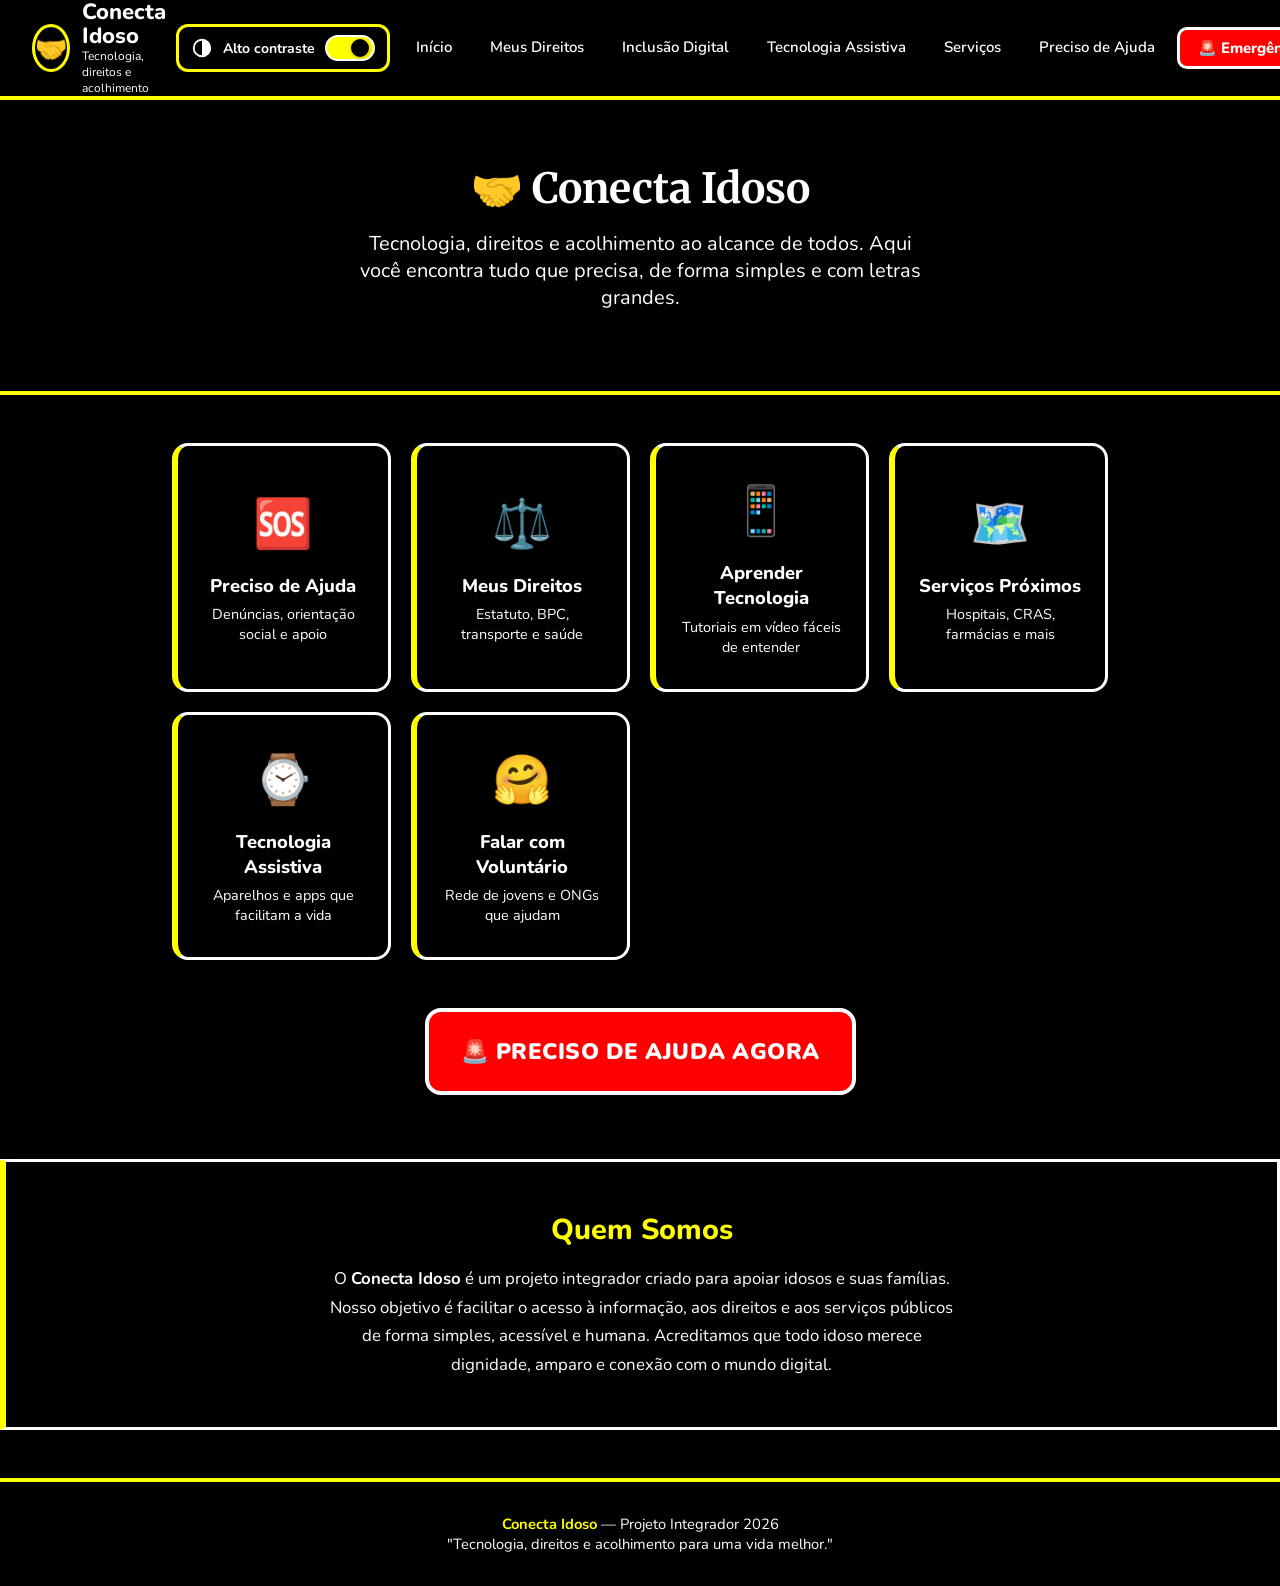
<file: conecta-idoso.html>
<!DOCTYPE html>
<html lang="pt-BR">
<head>
<meta charset="UTF-8">
<meta name="viewport" content="width=device-width, initial-scale=1.0">
<title>Conecta Idoso</title>
<link href="https://fonts.googleapis.com/css2?family=Nunito:wght@400;600;700;800;900&family=Merriweather:wght@700&display=swap" rel="stylesheet">
<style>
  :root {
    --verde: #2E8B57;
    --verde-claro: #4CAF76;
    --verde-fundo: #E8F5EE;
    --azul: #1565C0;
    --azul-claro: #2196F3;
    --azul-fundo: #E3F2FD;
    --laranja: #E65100;
    --laranja-fundo: #FFF3E0;
    --cinza: #F5F5F5;
    --cinza-texto: #555;
    --preto: #222;
    --branco: #fff;
    --radius: 16px;
    --sombra: 0 4px 20px rgba(0,0,0,0.10);
  }
  * { box-sizing: border-box; margin: 0; padding: 0; }
  body {
    font-family: 'Nunito', sans-serif;
    font-size: 18px;
    color: var(--preto);
    background: #f0f4f8;
    min-height: 100vh;
  }

  /* NAVEGAÇÃO */
  nav {
    background: var(--verde);
    padding: 0 2rem;
    display: flex;
    align-items: center;
    justify-content: space-between;
    position: sticky;
    top: 0;
    z-index: 100;
    box-shadow: 0 2px 12px rgba(0,0,0,0.15);
    min-height: 72px;
  }
  .logo {
    display: flex;
    align-items: center;
    gap: 12px;
    cursor: pointer;
  }
  .logo-icon {
    width: 48px;
    height: 48px;
    background: var(--branco);
    border-radius: 50%;
    display: flex;
    align-items: center;
    justify-content: center;
    font-size: 26px;
  }
  .logo-text {
    color: var(--branco);
    font-size: 22px;
    font-weight: 800;
    line-height: 1.1;
  }
  .logo-slogan {
    color: rgba(255,255,255,0.85);
    font-size: 12px;
    font-weight: 400;
  }
  .nav-links {
    display: flex;
    gap: 6px;
    list-style: none;
  }
  .nav-links a {
    color: rgba(255,255,255,0.90);
    text-decoration: none;
    font-size: 15px;
    font-weight: 600;
    padding: 8px 14px;
    border-radius: 10px;
    transition: background 0.2s;
    cursor: pointer;
    display: block;
  }
  .nav-links a:hover, .nav-links a.ativo {
    background: rgba(255,255,255,0.20);
    color: #fff;
  }
  .btn-emergencia-nav {
    background: #c62828 !important;
    color: #fff !important;
    border-radius: 10px;
    padding: 8px 18px !important;
    font-weight: 800 !important;
    font-size: 15px !important;
    animation: pulsar 2s infinite;
  }
  @keyframes pulsar {
    0%, 100% { opacity: 1; }
    50% { opacity: 0.82; }
  }

  /* PÁGINAS */
  .pagina { display: none; }
  .pagina.ativa { display: block; }

  /* HERO */
  .hero {
    background: linear-gradient(135deg, var(--verde) 0%, #1B5E20 100%);
    color: #fff;
    padding: 4rem 2rem 3rem;
    text-align: center;
  }
  .hero h1 {
    font-family: 'Merriweather', serif;
    font-size: 2.6rem;
    margin-bottom: 1rem;
    line-height: 1.2;
  }
  .hero p {
    font-size: 1.25rem;
    opacity: 0.92;
    max-width: 580px;
    margin: 0 auto 2rem;
  }

  /* BOTÕES DE ACESSO RÁPIDO */
  .acesso-rapido {
    display: grid;
    grid-template-columns: repeat(auto-fit, minmax(200px, 1fr));
    gap: 20px;
    padding: 3rem 2rem;
    max-width: 1000px;
    margin: 0 auto;
  }
  .btn-rapido {
    background: var(--branco);
    border: none;
    border-radius: var(--radius);
    padding: 2rem 1.5rem;
    text-align: center;
    cursor: pointer;
    box-shadow: var(--sombra);
    transition: transform 0.18s, box-shadow 0.18s;
    font-family: 'Nunito', sans-serif;
  }
  .btn-rapido:hover {
    transform: translateY(-4px);
    box-shadow: 0 8px 28px rgba(0,0,0,0.16);
  }
  .btn-rapido .icone { font-size: 3rem; margin-bottom: 1rem; }
  .btn-rapido .titulo { font-size: 1.15rem; font-weight: 800; color: var(--preto); margin-bottom: 0.4rem; }
  .btn-rapido .desc { font-size: 0.9rem; color: var(--cinza-texto); }
  .btn-rapido.verde { border-top: 5px solid var(--verde); }
  .btn-rapido.azul { border-top: 5px solid var(--azul); }
  .btn-rapido.laranja { border-top: 5px solid var(--laranja); }
  .btn-rapido.roxo { border-top: 5px solid #7B1FA2; }

  /* EMERGÊNCIA */
  .btn-emergencia-grande {
    display: block;
    background: #c62828;
    color: #fff;
    font-size: 1.4rem;
    font-weight: 900;
    text-align: center;
    padding: 1.5rem 2rem;
    border-radius: var(--radius);
    border: none;
    cursor: pointer;
    max-width: 500px;
    margin: 0 auto 3rem;
    box-shadow: 0 4px 20px rgba(198,40,40,0.40);
    animation: pulsar 2s infinite;
    font-family: 'Nunito', sans-serif;
    letter-spacing: 0.5px;
  }

  /* SEÇÃO SOBRE */
  .sobre {
    background: var(--branco);
    padding: 3rem 2rem;
    text-align: center;
  }
  .sobre h2 { font-size: 1.8rem; font-weight: 800; margin-bottom: 1rem; color: var(--verde); }
  .sobre p { max-width: 640px; margin: 0 auto; color: var(--cinza-texto); font-size: 1.05rem; line-height: 1.7; }

  /* CARDS GENÉRICOS */
  .secao {
    max-width: 960px;
    margin: 0 auto;
    padding: 2.5rem 2rem;
  }
  .secao h2 {
    font-size: 1.9rem;
    font-weight: 800;
    color: var(--verde);
    margin-bottom: 0.5rem;
  }
  .secao .subtitulo {
    color: var(--cinza-texto);
    margin-bottom: 2rem;
    font-size: 1rem;
  }
  .cards-grid {
    display: grid;
    grid-template-columns: repeat(auto-fit, minmax(260px, 1fr));
    gap: 20px;
  }
  .card {
    background: var(--branco);
    border-radius: var(--radius);
    padding: 1.8rem 1.5rem;
    box-shadow: var(--sombra);
    border-left: 6px solid var(--verde);
  }
  .card.azul { border-left-color: var(--azul); }
  .card.laranja { border-left-color: var(--laranja); }
  .card.roxo { border-left-color: #7B1FA2; }
  .card .card-icone { font-size: 2.4rem; margin-bottom: 0.8rem; }
  .card h3 { font-size: 1.15rem; font-weight: 800; margin-bottom: 0.5rem; }
  .card p { font-size: 0.95rem; color: var(--cinza-texto); line-height: 1.6; }
  .card .tag {
    display: inline-block;
    margin-top: 0.8rem;
    background: var(--verde-fundo);
    color: var(--verde);
    font-size: 0.82rem;
    font-weight: 700;
    padding: 4px 12px;
    border-radius: 20px;
  }
  .card.azul .tag { background: var(--azul-fundo); color: var(--azul); }
  .card.laranja .tag { background: var(--laranja-fundo); color: var(--laranja); }
  .card.roxo .tag { background: #F3E5F5; color: #7B1FA2; }

  /* PÁGINA DIREITOS */
  .direito-item {
    background: var(--branco);
    border-radius: var(--radius);
    padding: 1.5rem 1.8rem;
    margin-bottom: 1.2rem;
    box-shadow: var(--sombra);
    display: flex;
    gap: 1.2rem;
    align-items: flex-start;
    border-left: 6px solid var(--azul);
  }
  .direito-item .icone { font-size: 2.2rem; flex-shrink: 0; }
  .direito-item h3 { font-size: 1.1rem; font-weight: 800; color: var(--azul); margin-bottom: 0.4rem; }
  .direito-item p { font-size: 0.95rem; color: var(--cinza-texto); line-height: 1.6; }

  /* TUTORIAIS */
  .tutorial-card {
    background: var(--branco);
    border-radius: var(--radius);
    padding: 1.5rem;
    box-shadow: var(--sombra);
    text-align: center;
    cursor: pointer;
    transition: transform 0.18s;
    border-top: 5px solid var(--azul-claro);
  }
  .tutorial-card:hover { transform: translateY(-3px); }
  .tutorial-card .play { font-size: 3rem; margin-bottom: 0.8rem; }
  .tutorial-card h3 { font-size: 1.05rem; font-weight: 800; margin-bottom: 0.4rem; }
  .tutorial-card p { font-size: 0.88rem; color: var(--cinza-texto); }
  .nivel {
    display: inline-block;
    margin-top: 0.6rem;
    background: var(--azul-fundo);
    color: var(--azul);
    font-size: 0.8rem;
    font-weight: 700;
    padding: 3px 12px;
    border-radius: 20px;
  }

  /* MAPA PLACEHOLDER */
  .mapa-placeholder {
    background: var(--azul-fundo);
    border-radius: var(--radius);
    height: 340px;
    display: flex;
    flex-direction: column;
    align-items: center;
    justify-content: center;
    border: 2px dashed var(--azul-claro);
    margin: 1.5rem 0;
    color: var(--azul);
  }
  .mapa-placeholder .icone-mapa { font-size: 4rem; margin-bottom: 0.8rem; }
  .mapa-placeholder h3 { font-size: 1.3rem; font-weight: 800; }
  .mapa-placeholder p { font-size: 0.95rem; opacity: 0.75; }

  .cep-box {
    background: var(--branco);
    border-radius: var(--radius);
    padding: 1.5rem;
    box-shadow: var(--sombra);
    display: flex;
    gap: 12px;
    align-items: center;
    margin-bottom: 1.5rem;
    flex-wrap: wrap;
  }
  .cep-box input {
    flex: 1;
    min-width: 180px;
    padding: 0.75rem 1rem;
    font-size: 1.1rem;
    border: 2px solid #ddd;
    border-radius: 10px;
    font-family: 'Nunito', sans-serif;
    outline: none;
  }
  .cep-box input:focus { border-color: var(--azul-claro); }
  .cep-box button {
    background: var(--azul);
    color: #fff;
    font-family: 'Nunito', sans-serif;
    font-size: 1rem;
    font-weight: 700;
    border: none;
    border-radius: 10px;
    padding: 0.75rem 1.5rem;
    cursor: pointer;
  }

  /* SERVIÇOS CHIPS */
  .chips {
    display: flex;
    flex-wrap: wrap;
    gap: 10px;
    margin: 1rem 0;
  }
  .chip {
    background: var(--branco);
    border: 2px solid var(--azul-claro);
    color: var(--azul);
    font-size: 0.95rem;
    font-weight: 700;
    padding: 6px 18px;
    border-radius: 20px;
    cursor: pointer;
    transition: all 0.15s;
    font-family: 'Nunito', sans-serif;
  }
  .chip.ativo, .chip:hover {
    background: var(--azul);
    color: #fff;
    border-color: var(--azul);
  }

  /* VOLUNTÁRIOS */
  .form-voluntario {
    background: var(--branco);
    border-radius: var(--radius);
    padding: 2rem;
    box-shadow: var(--sombra);
    max-width: 560px;
    margin: 0 auto;
  }
  .form-voluntario h3 { font-size: 1.3rem; font-weight: 800; margin-bottom: 1.2rem; color: var(--verde); }
  .campo {
    margin-bottom: 1rem;
  }
  .campo label {
    display: block;
    font-weight: 700;
    font-size: 0.95rem;
    margin-bottom: 4px;
    color: var(--cinza-texto);
  }
  .campo input, .campo select, .campo textarea {
    width: 100%;
    padding: 0.7rem 1rem;
    font-size: 1rem;
    border: 2px solid #ddd;
    border-radius: 10px;
    font-family: 'Nunito', sans-serif;
    outline: none;
    color: var(--preto);
  }
  .campo input:focus, .campo select:focus { border-color: var(--verde); }
  .btn-enviar {
    background: var(--verde);
    color: #fff;
    width: 100%;
    padding: 0.9rem;
    font-size: 1.1rem;
    font-weight: 800;
    border: none;
    border-radius: 12px;
    cursor: pointer;
    font-family: 'Nunito', sans-serif;
    margin-top: 0.5rem;
    transition: background 0.18s;
  }
  .btn-enviar:hover { background: var(--verde-claro); }

  /* HEADER INTERNO */
  .header-pagina {
    background: linear-gradient(135deg, #1565C0 0%, #0D47A1 100%);
    color: #fff;
    padding: 2.5rem 2rem 2rem;
    text-align: center;
  }
  .header-pagina.verde-grad {
    background: linear-gradient(135deg, var(--verde) 0%, #1B5E20 100%);
  }
  .header-pagina.roxo-grad {
    background: linear-gradient(135deg, #6A1B9A 0%, #4A148C 100%);
  }
  .header-pagina.laranja-grad {
    background: linear-gradient(135deg, #E65100 0%, #BF360C 100%);
  }
  .header-pagina h1 { font-size: 2rem; font-weight: 900; margin-bottom: 0.4rem; }
  .header-pagina p { opacity: 0.88; font-size: 1.05rem; }
  .header-pagina .badge {
    display: inline-block;
    background: rgba(255,255,255,0.22);
    padding: 4px 16px;
    border-radius: 20px;
    font-size: 0.85rem;
    font-weight: 700;
    margin-bottom: 0.8rem;
  }

  /* FOOTER */
  footer {
    background: var(--preto);
    color: rgba(255,255,255,0.75);
    text-align: center;
    padding: 2rem;
    font-size: 0.92rem;
    margin-top: 3rem;
  }
  footer strong { color: #fff; }

  /* ALERTA */
  .alerta {
    background: #FFEBEE;
    border-left: 6px solid #c62828;
    border-radius: 10px;
    padding: 1.2rem 1.5rem;
    margin: 1.2rem 0;
    font-size: 1rem;
    color: #b71c1c;
    font-weight: 600;
  }

  /* DENUNCIA */
  .denuncia-card {
    background: var(--branco);
    border-radius: var(--radius);
    padding: 1.5rem;
    box-shadow: var(--sombra);
    border-left: 6px solid #c62828;
    margin-bottom: 1rem;
  }
  .denuncia-card h3 { font-size: 1.05rem; font-weight: 800; color: #c62828; margin-bottom: 0.4rem; }
  .denuncia-card p { font-size: 0.92rem; color: var(--cinza-texto); }
  .denuncia-card .contato { font-size: 1.1rem; font-weight: 800; color: var(--preto); margin-top: 0.5rem; }

  /* ALTO CONTRASTE — toggle na navegação */
  .nav-acoes {
    display: flex;
    align-items: center;
    gap: 10px;
    flex-shrink: 0;
  }
  .toggle-contraste {
    display: flex;
    align-items: center;
    gap: 10px;
    cursor: pointer;
    user-select: none;
    padding: 8px 12px;
    border-radius: 12px;
    border: 2px solid rgba(255,255,255,0.45);
    background: rgba(255,255,255,0.10);
    transition: background 0.2s;
  }
  .toggle-contraste:hover {
    background: rgba(255,255,255,0.20);
  }
  .toggle-contraste:focus-within {
    outline: 3px solid #ff0;
    outline-offset: 2px;
  }
  .icone-contraste {
    width: 22px;
    height: 22px;
    flex-shrink: 0;
    color: #fff;
  }
  .toggle-contraste-texto {
    font-size: 14px;
    font-weight: 700;
    color: #fff;
    white-space: nowrap;
  }
  .toggle-contraste input {
    position: absolute;
    opacity: 0;
    width: 0;
    height: 0;
    pointer-events: none;
  }
  .toggle-switch {
    position: relative;
    width: 50px;
    height: 26px;
    background: rgba(0,0,0,0.25);
    border-radius: 13px;
    border: 2px solid rgba(255,255,255,0.55);
    flex-shrink: 0;
    transition: background 0.2s;
  }
  .toggle-switch::after {
    content: '';
    position: absolute;
    top: 2px;
    left: 2px;
    width: 18px;
    height: 18px;
    background: #fff;
    border-radius: 50%;
    transition: transform 0.2s;
    box-shadow: 0 1px 4px rgba(0,0,0,0.25);
  }
  .toggle-contraste input:checked + .toggle-switch {
    background: #fff;
    border-color: #fff;
  }
  .toggle-contraste input:checked + .toggle-switch::after {
    transform: translateX(22px);
    background: var(--verde);
  }

  /* ALTO CONTRASTE — ativo por padrão para idosos */
  body.alto-contraste {
    background: #000 !important;
    color: #fff !important;
    font-size: 19px;
  }
  body.alto-contraste nav {
    background: #000 !important;
    border-bottom: 4px solid #ff0;
    box-shadow: none;
  }
  body.alto-contraste .logo-icon {
    background: #000;
    border: 3px solid #ff0;
  }
  body.alto-contraste .logo-text,
  body.alto-contraste .logo-slogan {
    color: #fff !important;
  }
  body.alto-contraste .nav-links a {
    color: #fff !important;
    border: 2px solid transparent;
  }
  body.alto-contraste .nav-links a:hover,
  body.alto-contraste .nav-links a.ativo {
    background: #ff0 !important;
    color: #000 !important;
    border-color: #fff;
  }
  body.alto-contraste .btn-emergencia-nav {
    background: #f00 !important;
    color: #fff !important;
    border: 3px solid #fff !important;
  }
  body.alto-contraste .toggle-contraste {
    background: #000 !important;
    border: 3px solid #ff0 !important;
  }
  body.alto-contraste .toggle-contraste-texto,
  body.alto-contraste .icone-contraste {
    color: #fff !important;
  }
  body.alto-contraste .toggle-switch {
    background: #333 !important;
    border-color: #fff !important;
  }
  body.alto-contraste .toggle-contraste input:checked + .toggle-switch {
    background: #ff0 !important;
    border-color: #fff !important;
  }
  body.alto-contraste .toggle-contraste input:checked + .toggle-switch::after {
    background: #000 !important;
  }
  body.alto-contraste .hero,
  body.alto-contraste .header-pagina,
  body.alto-contraste .header-pagina.verde-grad,
  body.alto-contraste .header-pagina.roxo-grad,
  body.alto-contraste .header-pagina.laranja-grad {
    background: #000 !important;
    border-bottom: 4px solid #ff0;
    color: #fff !important;
  }
  body.alto-contraste .hero p,
  body.alto-contraste .header-pagina p,
  body.alto-contraste .header-pagina .badge {
    opacity: 1 !important;
    color: #fff !important;
  }
  body.alto-contraste .header-pagina .badge {
    background: #ff0 !important;
    color: #000 !important;
    border: 2px solid #fff;
  }
  body.alto-contraste .btn-rapido,
  body.alto-contraste .card,
  body.alto-contraste .direito-item,
  body.alto-contraste .tutorial-card,
  body.alto-contraste .denuncia-card,
  body.alto-contraste .form-voluntario,
  body.alto-contraste .cep-box,
  body.alto-contraste .sobre {
    background: #000 !important;
    color: #fff !important;
    border: 3px solid #fff !important;
    box-shadow: none !important;
    border-left: 6px solid #ff0 !important;
    border-top: 3px solid #fff !important;
  }
  body.alto-contraste .btn-rapido .titulo,
  body.alto-contraste .btn-rapido .desc,
  body.alto-contraste .card h3,
  body.alto-contraste .card p,
  body.alto-contraste .direito-item h3,
  body.alto-contraste .direito-item p,
  body.alto-contraste .tutorial-card h3,
  body.alto-contraste .tutorial-card p,
  body.alto-contraste .denuncia-card h3,
  body.alto-contraste .denuncia-card p,
  body.alto-contraste .denuncia-card .contato,
  body.alto-contraste .sobre p {
    color: #fff !important;
  }
  body.alto-contraste .secao h2,
  body.alto-contraste .sobre h2 {
    color: #ff0 !important;
  }
  body.alto-contraste .secao .subtitulo,
  body.alto-contraste .campo label {
    color: #fff !important;
  }
  body.alto-contraste .tag,
  body.alto-contraste .nivel,
  body.alto-contraste .chip {
    background: #000 !important;
    color: #ff0 !important;
    border: 2px solid #ff0 !important;
  }
  body.alto-contraste .chip.ativo,
  body.alto-contraste .chip:hover {
    background: #ff0 !important;
    color: #000 !important;
  }
  body.alto-contraste .btn-enviar,
  body.alto-contraste .cep-box button {
    background: #ff0 !important;
    color: #000 !important;
    border: 3px solid #fff !important;
    font-weight: 900 !important;
  }
  body.alto-contraste .btn-emergencia-grande {
    background: #f00 !important;
    color: #fff !important;
    border: 4px solid #fff !important;
    box-shadow: none !important;
  }
  body.alto-contraste .alerta {
    background: #000 !important;
    color: #ff0 !important;
    border: 3px solid #f00 !important;
    border-left: 8px solid #f00 !important;
  }
  body.alto-contraste .mapa-placeholder {
    background: #000 !important;
    color: #ff0 !important;
    border: 3px dashed #ff0 !important;
  }
  body.alto-contraste .campo input,
  body.alto-contraste .campo select,
  body.alto-contraste .campo textarea,
  body.alto-contraste .cep-box input {
    background: #000 !important;
    color: #fff !important;
    border: 3px solid #fff !important;
  }
  body.alto-contraste .campo input:focus,
  body.alto-contraste .campo select:focus,
  body.alto-contraste .cep-box input:focus {
    border-color: #ff0 !important;
    outline: 2px solid #ff0;
  }
  body.alto-contraste footer {
    background: #000 !important;
    color: #fff !important;
    border-top: 4px solid #ff0;
  }
  body.alto-contraste footer strong {
    color: #ff0 !important;
  }
  body.alto-contraste .form-voluntario h3 {
    color: #ff0 !important;
  }
  body.alto-contraste div[style*="background"] {
    background: #000 !important;
    color: #fff !important;
    border: 3px solid #fff !important;
  }
  body.alto-contraste div[style*="background"] h3,
  body.alto-contraste div[style*="background"] p,
  body.alto-contraste div[style*="background"] strong {
    color: #fff !important;
  }
  body.alto-contraste a[style*="background"] > div,
  body.alto-contraste a[style*="display:block"] > div {
    border: 3px solid #fff !important;
    box-shadow: none !important;
  }
  body.alto-contraste a[href^="tel:"] > div {
    background: #000 !important;
    color: #fff !important;
  }
  body.alto-contraste #page-emergencia > div:first-child {
    background: #f00 !important;
    border-bottom: 4px solid #fff !important;
  }
  body.alto-contraste #page-emergencia a[href="tel:192"] > div { background: #f00 !important; }
  body.alto-contraste #page-emergencia a[href="tel:190"] > div { background: #000 !important; border-color: #ff0 !important; }
  body.alto-contraste #page-emergencia a[href="tel:193"] > div { background: #000 !important; border-color: #ff9900 !important; }
  body.alto-contraste #page-emergencia a[href="tel:100"] > div { background: #000 !important; border-color: #ff0 !important; }
  body.alto-contraste button[style*="background:none"] {
    background: #000 !important;
    color: #fff !important;
    border: 3px solid #fff !important;
  }

  /* RESPONSIVO */
  @media (max-width: 700px) {
    nav { padding: 0 1rem; flex-wrap: wrap; gap: 8px; min-height: auto; padding: 0.7rem 1rem; }
    .nav-links { flex-wrap: wrap; gap: 4px; }
    .nav-links a { font-size: 13px; padding: 6px 10px; }
    .nav-acoes { width: 100%; justify-content: center; order: 3; }
    .toggle-contraste-texto { font-size: 13px; }
    .toggle-contraste { padding: 6px 10px; gap: 8px; }
    .hero h1 { font-size: 1.8rem; }
    .acesso-rapido { padding: 1.5rem 1rem; }
    .secao { padding: 1.5rem 1rem; }
  }
</style>
</head>
<body class="alto-contraste">

<!-- NAVEGAÇÃO -->
<nav>
  <div class="logo" onclick="ir('home')">
    <div class="logo-icon">🤝</div>
    <div>
      <div class="logo-text">Conecta Idoso</div>
      <div class="logo-slogan">Tecnologia, direitos e acolhimento</div>
    </div>
  </div>
  <div class="nav-acoes">
    <label class="toggle-contraste" title="Ativar ou desativar o modo de alto contraste">
      <svg class="icone-contraste" viewBox="0 0 24 24" fill="none" xmlns="http://www.w3.org/2000/svg" aria-hidden="true">
        <circle cx="12" cy="12" r="9" stroke="currentColor" stroke-width="2"/>
        <path d="M12 3a9 9 0 0 1 0 18V3z" fill="currentColor"/>
      </svg>
      <span class="toggle-contraste-texto">Alto contraste</span>
      <input type="checkbox" id="toggle-contraste" checked aria-label="Alto contraste">
      <span class="toggle-switch" aria-hidden="true"></span>
    </label>
    <ul class="nav-links">
      <li><a onclick="ir('home')" id="nav-home">Início</a></li>
      <li><a onclick="ir('direitos')" id="nav-direitos">Meus Direitos</a></li>
      <li><a onclick="ir('digital')" id="nav-digital">Inclusão Digital</a></li>
      <li><a onclick="ir('assistiva')" id="nav-assistiva">Tecnologia Assistiva</a></li>
      <li><a onclick="ir('servicos')" id="nav-servicos">Serviços</a></li>
      <li><a onclick="ir('ajuda')" id="nav-ajuda">Preciso de Ajuda</a></li>
      <li><a onclick="ir('emergencia')" class="btn-emergencia-nav" id="nav-emergencia">🚨 Emergência</a></li>
    </ul>
  </div>
</nav>

<!-- ============================================================ -->
<!-- PÁGINA: HOME -->
<!-- ============================================================ -->
<div id="page-home" class="pagina ativa">
  <div class="hero">
    <h1>🤝 Conecta Idoso</h1>
    <p>Tecnologia, direitos e acolhimento ao alcance de todos. Aqui você encontra tudo que precisa, de forma simples e com letras grandes.</p>
  </div>

  <div class="acesso-rapido">
    <button class="btn-rapido verde" onclick="ir('ajuda')">
      <div class="icone">🆘</div>
      <div class="titulo">Preciso de Ajuda</div>
      <div class="desc">Denúncias, orientação social e apoio</div>
    </button>
    <button class="btn-rapido azul" onclick="ir('direitos')">
      <div class="icone">⚖️</div>
      <div class="titulo">Meus Direitos</div>
      <div class="desc">Estatuto, BPC, transporte e saúde</div>
    </button>
    <button class="btn-rapido laranja" onclick="ir('digital')">
      <div class="icone">📱</div>
      <div class="titulo">Aprender Tecnologia</div>
      <div class="desc">Tutoriais em vídeo fáceis de entender</div>
    </button>
    <button class="btn-rapido roxo" onclick="ir('servicos')">
      <div class="icone">🗺️</div>
      <div class="titulo">Serviços Próximos</div>
      <div class="desc">Hospitais, CRAS, farmácias e mais</div>
    </button>
    <button class="btn-rapido" style="border-top:5px solid #2196F3" onclick="ir('assistiva')">
      <div class="icone">⌚</div>
      <div class="titulo">Tecnologia Assistiva</div>
      <div class="desc">Aparelhos e apps que facilitam a vida</div>
    </button>
    <button class="btn-rapido" style="border-top:5px solid #43A047" onclick="ir('voluntarios')">
      <div class="icone">🤗</div>
      <div class="titulo">Falar com Voluntário</div>
      <div class="desc">Rede de jovens e ONGs que ajudam</div>
    </button>
  </div>

  <div style="text-align:center; padding: 0 2rem 1rem;">
    <button class="btn-emergencia-grande" onclick="ir('emergencia')">
      🚨 PRECISO DE AJUDA AGORA
    </button>
  </div>

  <div class="sobre">
    <h2>Quem Somos</h2>
    <p>O <strong>Conecta Idoso</strong> é um projeto integrador criado para apoiar idosos e suas famílias. Nosso objetivo é facilitar o acesso à informação, aos direitos e aos serviços públicos de forma simples, acessível e humana. Acreditamos que todo idoso merece dignidade, amparo e conexão com o mundo digital.</p>
  </div>

  <footer>
    <strong>Conecta Idoso</strong> — Projeto Integrador 2026<br>
    "Tecnologia, direitos e acolhimento para uma vida melhor."
  </footer>
</div>

<!-- ============================================================ -->
<!-- PÁGINA: DIREITOS -->
<!-- ============================================================ -->
<div id="page-direitos" class="pagina">
  <div class="header-pagina">
    <div class="badge">⚖️ Seus Direitos</div>
    <h1>Direitos do Idoso</h1>
    <p>O que a lei garante para você. Informação clara e simples.</p>
  </div>

  <div class="secao">
    <div class="alerta">
      📌 Lembrete: Você tem direito a atendimento prioritário em bancos, hospitais, farmácias e repartições públicas!
    </div>

    <div class="direito-item">
      <div class="icone">📜</div>
      <div>
        <h3>Estatuto do Idoso (Lei 10.741/2003)</h3>
        <p>A lei que protege todos os brasileiros com 60 anos ou mais. Garante saúde, educação, habitação, transporte, lazer e segurança. Quem desrespeitar pode ser punido com multa e prisão.</p>
      </div>
    </div>

    <div class="direito-item">
      <div class="icone">💰</div>
      <div>
        <h3>BPC/LOAS — Benefício de Prestação Continuada</h3>
        <p>Um salário mínimo por mês para idosos com 65 anos ou mais que não recebem aposentadoria e que a família tem renda baixa (até 1/4 do salário mínimo por pessoa). Não precisa ter contribuído para o INSS. Acesse pelo CRAS ou gov.br.</p>
      </div>
    </div>

    <div class="direito-item">
      <div class="icone">🚌</div>
      <div>
        <h3>Transporte Gratuito</h3>
        <p>Idosos com 65 anos ou mais têm direito a transporte público gratuito (ônibus, metrô, trem). Basta apresentar documento de identidade. Em alguns municípios, a gratuidade começa aos 60 anos.</p>
      </div>
    </div>

    <div class="direito-item">
      <div class="icone">🏥</div>
      <div>
        <h3>Prioridade no SUS</h3>
        <p>Atendimento preferencial nas UBSs, hospitais e postos de saúde. Direito a acompanhante nas consultas e internações. Medicamentos com desconto de até 100% na Farmácia Popular.</p>
      </div>
    </div>

    <div class="direito-item">
      <div class="icone">🏠</div>
      <div>
        <h3>Moradia e Habitação</h3>
        <p>Prioridade em programas habitacionais do governo. O idoso não pode ser despejado sem uma alternativa de moradia digna. Aluguéis com abuso podem ser denunciados.</p>
      </div>
    </div>

    <div class="direito-item">
      <div class="icone">🛡️</div>
      <div>
        <h3>Proteção Contra Violência</h3>
        <p>Qualquer tipo de violência — física, psicológica, financeira ou negligência — contra o idoso é crime. Denuncie pelo Disque 100 (gratuito, 24 horas) ou procure o CREAS.</p>
      </div>
    </div>

    <div class="direito-item">
      <div class="icone">🎓</div>
      <div>
        <h3>Educação e Cultura</h3>
        <p>Meia-entrada em eventos culturais, esportivos e de lazer. Prioridade de matrícula em cursos e programas de educação. Acesso gratuito a museus públicos.</p>
      </div>
    </div>

    <div style="text-align:center; margin-top: 2rem;">
      <button class="btn-enviar" style="max-width:400px; display:inline-block;" onclick="ir('ajuda')">
        🤔 Tenho dúvidas sobre meus direitos — Pedir Orientação
      </button>
    </div>
  </div>
  <footer><strong>Conecta Idoso</strong> — Projeto Integrador 2026</footer>
</div>

<!-- ============================================================ -->
<!-- PÁGINA: INCLUSÃO DIGITAL -->
<!-- ============================================================ -->
<div id="page-digital" class="pagina">
  <div class="header-pagina">
    <div class="badge">📱 Aprenda sem medo</div>
    <h1>Inclusão Digital</h1>
    <p>Tutoriais simples e no seu ritmo. Ninguém nasce sabendo!</p>
  </div>

  <div class="secao">
    <h2>Tutoriais em Vídeo</h2>
    <p class="subtitulo">Clique em qualquer tutorial para aprender. Com calma, sem pressa.</p>
    <div class="cards-grid" style="grid-template-columns: repeat(auto-fit, minmax(220px,1fr));">
      <div class="tutorial-card">
        <div class="play">💬</div>
        <h3>Como usar o WhatsApp</h3>
        <p>Enviar mensagens, fotos e fazer ligações pelo celular</p>
        <span class="nivel">Nível: Iniciante</span>
      </div>
      <div class="tutorial-card">
        <div class="play">💸</div>
        <h3>Como fazer um Pix</h3>
        <p>Transferir dinheiro com segurança pelo celular</p>
        <span class="nivel">Nível: Iniciante</span>
      </div>
      <div class="tutorial-card">
        <div class="play">📹</div>
        <h3>Chamada de Vídeo</h3>
        <p>Ver a família de pertinho, mesmo de longe</p>
        <span class="nivel">Nível: Fácil</span>
      </div>
      <div class="tutorial-card">
        <div class="play">🏥</div>
        <h3>Marcar Consulta Online</h3>
        <p>Agendar consultas pelo celular sem sair de casa</p>
        <span class="nivel">Nível: Fácil</span>
      </div>
      <div class="tutorial-card">
        <div class="play">🔒</div>
        <h3>Como Evitar Golpes</h3>
        <p>Reconhecer fraudes e proteger seu dinheiro e dados</p>
        <span class="nivel">Nível: Importante!</span>
      </div>
      <div class="tutorial-card">
        <div class="play">📷</div>
        <h3>Tirar e Enviar Fotos</h3>
        <p>Usar a câmera e compartilhar memórias com a família</p>
        <span class="nivel">Nível: Iniciante</span>
      </div>
      <div class="tutorial-card">
        <div class="play">🌐</div>
        <h3>Navegar na Internet</h3>
        <p>Pesquisar receitas, notícias e informações com segurança</p>
        <span class="nivel">Nível: Fácil</span>
      </div>
      <div class="tutorial-card">
        <div class="play">📧</div>
        <h3>Usar o E-mail</h3>
        <p>Enviar e receber mensagens importantes de qualquer lugar</p>
        <span class="nivel">Nível: Intermediário</span>
      </div>
    </div>

    <div style="background:var(--azul-fundo); border-radius: var(--radius); padding: 1.5rem; margin-top:2rem; border-left: 6px solid var(--azul-claro);">
      <h3 style="color:var(--azul); margin-bottom:0.5rem;">📚 Cartilhas para Download</h3>
      <p style="color:var(--cinza-texto); font-size:0.95rem;">Também disponibilizamos cartilhas ilustradas e impressas. Peça ao voluntário mais próximo ou no CRAS da sua cidade.</p>
    </div>

    <div style="background: #F3E5F5; border-radius: var(--radius); padding: 1.5rem; margin-top:1.2rem; border-left: 6px solid #7B1FA2;">
      <h3 style="color:#7B1FA2; margin-bottom:0.5rem;">❓ Perguntas Frequentes</h3>
      <p style="color:var(--cinza-texto); font-size:0.95rem;"><strong>"Meu celular é muito antigo, funciona?"</strong> — A maioria dos tutoriais funciona em celulares simples. Se precisar de ajuda, fale com um voluntário.<br><br>
      <strong>"E se eu errar?"</strong> — Não tem problema! O celular não quebra com erro. Pode tentar de novo quantas vezes quiser.</p>
    </div>
  </div>
  <footer><strong>Conecta Idoso</strong> — Projeto Integrador 2026</footer>
</div>

<!-- ============================================================ -->
<!-- PÁGINA: TECNOLOGIA ASSISTIVA -->
<!-- ============================================================ -->
<div id="page-assistiva" class="pagina">
  <div class="header-pagina" style="background: linear-gradient(135deg, #1565C0 0%, #283593 100%);">
    <div class="badge">⌚ Facilitar o dia a dia</div>
    <h1>Tecnologia Assistiva</h1>
    <p>Aparelhos e aplicativos que cuidam de você e dão mais segurança</p>
  </div>

  <div class="secao">
    <div class="cards-grid">
      <div class="card">
        <div class="card-icone">⌚</div>
        <h3>Relógio Inteligente (Smartwatch)</h3>
        <p>Monitora batimentos cardíacos, pressão arterial e nível de oxigênio no sangue. Envia alertas para os familiares se detectar algo anormal. Alguns modelos ligam automaticamente para o SAMU.</p>
        <span class="tag">Segurança</span>
      </div>
      <div class="card azul">
        <div class="card-icone">📟</div>
        <h3>Sensor de Queda</h3>
        <p>Detecta automaticamente se o idoso caiu e envia alerta para os familiares. Pode ser usado como pulseira ou colar. Alguns modelos têm botão de pânico para acionar ajuda.</p>
        <span class="tag">Emergência</span>
      </div>
      <div class="card laranja">
        <div class="card-icone">💊</div>
        <h3>Aplicativo de Lembrete de Remédios</h3>
        <p>Avisa na hora certa de tomar cada medicamento. Faz barulho e vibra para não esquecer. Gratuito no celular. Pode ser configurado pelo filho ou neto.</p>
        <span class="tag">Saúde</span>
      </div>
      <div class="card roxo">
        <div class="card-icone">🔊</div>
        <h3>Leitor de Voz (TalkBack)</h3>
        <p>Lê em voz alta o que aparece na tela do celular. Ideal para quem tem dificuldade de enxergar. Já vem instalado nos celulares Android. Ative em Configurações > Acessibilidade.</p>
        <span class="tag">Acessibilidade</span>
      </div>
      <div class="card" style="border-left-color:#00838F">
        <div class="card-icone">🔍</div>
        <h3>Lupa Digital</h3>
        <p>Aumenta textos e imagens no celular para facilitar a leitura. Também disponível como aplicativo gratuito. Basta apontar a câmera para o que quer ler.</p>
        <span class="tag" style="background:#E0F7FA;color:#00838F">Visão</span>
      </div>
      <div class="card" style="border-left-color:#2E7D32">
        <div class="card-icone">🎙️</div>
        <h3>Assistente de Voz</h3>
        <p>Google Assistente ou Alexa: basta falar para fazer ligações, buscar informações, ouvir música ou controlar aparelhos da casa. Não precisa digitar nada.</p>
        <span class="tag" style="background:#E8F5E9;color:#2E7D32">Facilidade</span>
      </div>
      <div class="card" style="border-left-color:#D84315">
        <div class="card-icone">📱</div>
        <h3>Modo Simples do Celular</h3>
        <p>Deixa a tela com ícones maiores, poucos botões e interface simplificada. Disponível em vários modelos de celular. Perfeito para quem está começando a usar tecnologia.</p>
        <span class="tag" style="background:#FBE9E7;color:#D84315">Iniciante</span>
      </div>
      <div class="card" style="border-left-color:#6A1B9A">
        <div class="card-icone">🩺</div>
        <h3>Consulta Médica Online (Telemedicina)</h3>
        <p>Falar com um médico pelo celular ou computador, sem sair de casa. Ótimo para consultas de rotina, tirar dúvidas e receber receitas digitais pelo SUS e planos de saúde.</p>
        <span class="tag" style="background:#F3E5F5;color:#6A1B9A">Saúde</span>
      </div>
    </div>

    <div style="background:#E8F5EE; border-radius: var(--radius); padding: 1.5rem; margin-top: 2rem; border-left: 6px solid var(--verde);">
      <h3 style="color:var(--verde); margin-bottom:0.5rem;">💡 Dica dos Voluntários</h3>
      <p style="color:var(--cinza-texto); font-size:0.95rem;">Não sabe como configurar algum desses aparelhos? Os jovens voluntários do Conecta Idoso podem ajudar! Acesse "Falar com Voluntário" e solicite uma visita.</p>
    </div>
  </div>
  <footer><strong>Conecta Idoso</strong> — Projeto Integrador 2026</footer>
</div>

<!-- ============================================================ -->
<!-- PÁGINA: SERVIÇOS -->
<!-- ============================================================ -->
<div id="page-servicos" class="pagina">
  <div class="header-pagina" style="background: linear-gradient(135deg, #00695C 0%, #004D40 100%);">
    <div class="badge">🗺️ Perto de você</div>
    <h1>Serviços Próximos</h1>
    <p>Digite seu CEP e encontre os serviços mais próximos</p>
  </div>

  <div class="secao">
    <div class="cep-box">
      <span style="font-size:1.5rem;">📍</span>
      <input type="text" placeholder="Digite seu CEP (ex: 64200-000)" maxlength="9" id="cep-input" />
      <button>🔍 Buscar</button>
    </div>

    <div class="chips">
      <button class="chip ativo">🏥 Hospitais</button>
      <button class="chip">💊 Farmácias</button>
      <button class="chip">🏢 CRAS</button>
      <button class="chip">🏛️ CREAS</button>
      <button class="chip">🏃 Academia da Terceira Idade</button>
      <button class="chip">🤝 Centros de Convivência</button>
      <button class="chip">🦷 Dentista</button>
    </div>

    <div class="mapa-placeholder">
      <div class="icone-mapa">🗺️</div>
      <h3>Mapa Interativo</h3>
      <p>Digite seu CEP acima para ver os serviços no mapa</p>
      <p style="margin-top:0.5rem; font-size:0.88rem;">(Google Maps / OpenStreetMap integrado)</p>
    </div>

    <h2 style="margin-bottom:1rem;">📋 Serviços Importantes</h2>
    <div class="cards-grid">
      <div class="card azul">
        <div class="card-icone">🏢</div>
        <h3>CRAS — Centro de Referência de Assistência Social</h3>
        <p>Cadastro no BPC/LOAS, Bolsa Família e outros benefícios. Atendimento gratuito e prioritário para idosos.</p>
        <span class="tag">Gratuito</span>
      </div>
      <div class="card laranja">
        <div class="card-icone">🏛️</div>
        <h3>CREAS — Centro de Referência Especializado</h3>
        <p>Atendimento a casos de violência, maus-tratos e abandono. Oferece apoio psicossocial gratuito.</p>
        <span class="tag">Proteção</span>
      </div>
      <div class="card">
        <div class="card-icone">🏃</div>
        <h3>Academia da Terceira Idade</h3>
        <p>Exercícios físicos ao ar livre com equipamentos adaptados para idosos. Gratuito nos parques municipais.</p>
        <span class="tag">Saúde</span>
      </div>
      <div class="card roxo">
        <div class="card-icone">🤝</div>
        <h3>Centros de Convivência</h3>
        <p>Atividades sociais, artesanato, dança, jogos e amizades. Combate a solidão e promove bem-estar.</p>
        <span class="tag">Social</span>
      </div>
    </div>
  </div>
  <footer><strong>Conecta Idoso</strong> — Projeto Integrador 2026</footer>
</div>

<!-- ============================================================ -->
<!-- PÁGINA: PRECISO DE AJUDA -->
<!-- ============================================================ -->
<div id="page-ajuda" class="pagina">
  <div class="header-pagina laranja-grad">
    <div class="badge">🆘 Estamos aqui</div>
    <h1>Preciso de Ajuda</h1>
    <p>Você não está sozinho. Aqui você encontra suporte e orientação.</p>
  </div>

  <div class="secao">
    <div class="alerta">
      🚨 Em caso de perigo imediato, ligue <strong>192 (SAMU)</strong> ou <strong>190 (Polícia)</strong> agora mesmo!
    </div>

    <h2>Canais de Denúncia</h2>
    <p class="subtitulo">Gratuitos, confidenciais e disponíveis 24 horas</p>

    <div class="denuncia-card">
      <h3>📞 Disque 100 — Direitos Humanos</h3>
      <p>Para denunciar violência, maus-tratos, abandono ou negligência contra o idoso. Gratuito, 24h por dia, 7 dias por semana.</p>
      <div class="contato">☎️ Ligue: 100</div>
    </div>

    <div class="denuncia-card">
      <h3>👮 Polícia Militar</h3>
      <p>Para situações de perigo imediato, agressão física ou ameaça.</p>
      <div class="contato">☎️ Ligue: 190</div>
    </div>

    <div class="denuncia-card">
      <h3>🚑 SAMU — Serviço de Atendimento Móvel de Urgência</h3>
      <p>Para emergências médicas — queda, mal súbito, infarto, AVC.</p>
      <div class="contato">☎️ Ligue: 192</div>
    </div>

    <h2 style="margin-top: 2rem;">🤝 Solicitar Orientação Social</h2>
    <p class="subtitulo">Preencha abaixo para receber orientação de um assistente social</p>

    <div class="form-voluntario">
      <h3>📝 Formulário de Orientação</h3>
      <div class="campo">
        <label>Seu nome</label>
        <input type="text" placeholder="Digite seu nome completo">
      </div>
      <div class="campo">
        <label>Telefone para contato</label>
        <input type="tel" placeholder="(99) 99999-9999">
      </div>
      <div class="campo">
        <label>Cidade e Estado</label>
        <input type="text" placeholder="Ex: Piripiri - PI">
      </div>
      <div class="campo">
        <label>Tipo de ajuda que precisa</label>
        <select>
          <option>Orientação sobre benefícios (BPC, aposentadoria...)</option>
          <option>Denúncia de maus-tratos</option>
          <option>Situação de abandono ou solidão</option>
          <option>Dúvidas sobre direitos</option>
          <option>Ajuda com tecnologia</option>
          <option>Outro</option>
        </select>
      </div>
      <div class="campo">
        <label>Conte um pouco mais (opcional)</label>
        <textarea rows="3" placeholder="Descreva brevemente sua situação..."></textarea>
      </div>
      <button class="btn-enviar">📤 Enviar pedido de ajuda</button>
    </div>

    <div style="margin-top:2rem; background:var(--verde-fundo); border-radius:var(--radius); padding:1.5rem; border-left:6px solid var(--verde);">
      <h3 style="color:var(--verde); margin-bottom:0.5rem;">🏢 Entidades de Apoio</h3>
      <p style="color:var(--cinza-texto); font-size:0.95rem;">
        <strong>CRAS:</strong> Centro de Referência de Assistência Social — benefícios sociais<br>
        <strong>CREAS:</strong> Violência e situações de risco<br>
        <strong>Conselho Municipal do Idoso:</strong> Defesa dos direitos<br>
        <strong>Ministério Público:</strong> Casos graves e denúncias formais<br>
        <strong>Pastoral dos Idosos:</strong> Visitas e apoio espiritual
      </p>
    </div>
  </div>
  <footer><strong>Conecta Idoso</strong> — Projeto Integrador 2026</footer>
</div>

<!-- ============================================================ -->
<!-- PÁGINA: VOLUNTÁRIOS -->
<!-- ============================================================ -->
<div id="page-voluntarios" class="pagina">
  <div class="header-pagina verde-grad">
    <div class="badge">🤗 Comunidade</div>
    <h1>Rede de Voluntários</h1>
    <p>Jovens, estudantes, igrejas e ONGs unidos para combater a solidão</p>
  </div>

  <div class="secao">
    <div class="cards-grid" style="margin-bottom:2rem;">
      <div class="card">
        <div class="card-icone">👨‍🎓</div>
        <h3>Estudantes Voluntários</h3>
        <p>Jovens universitários que ajudam com tecnologia, leituras, acompanhamento e conversas reconfortantes.</p>
        <span class="tag">Tecnologia & Companhia</span>
      </div>
      <div class="card azul">
        <div class="card-icone">⛪</div>
        <h3>Igrejas e Pastorais</h3>
        <p>A Pastoral dos Idosos e outras igrejas realizam visitas domiciliares, missas e encontros de convivência.</p>
        <span class="tag">Visitas & Fé</span>
      </div>
      <div class="card laranja">
        <div class="card-icone">🏢</div>
        <h3>ONGs Parceiras</h3>
        <p>Organizações que oferecem apoio jurídico, cuidados de saúde, atividades e assistência social gratuita.</p>
        <span class="tag">Assistência</span>
      </div>
    </div>

    <h2>Quero ser Voluntário</h2>
    <p class="subtitulo">Cadastre-se e faça a diferença na vida de um idoso</p>
    <div class="form-voluntario">
      <h3>📋 Cadastro de Voluntário</h3>
      <div class="campo">
        <label>Nome completo</label>
        <input type="text" placeholder="Seu nome">
      </div>
      <div class="campo">
        <label>Idade</label>
        <input type="number" placeholder="Sua idade" min="14">
      </div>
      <div class="campo">
        <label>Telefone (WhatsApp)</label>
        <input type="tel" placeholder="(99) 99999-9999">
      </div>
      <div class="campo">
        <label>Cidade</label>
        <input type="text" placeholder="Sua cidade">
      </div>
      <div class="campo">
        <label>Como quer ajudar?</label>
        <select>
          <option>Ensinar tecnologia (celular, internet)</option>
          <option>Visitas e companhia</option>
          <option>Apoio na leitura e escrita</option>
          <option>Transporte e acompanhamento</option>
          <option>Outro</option>
        </select>
      </div>
      <button class="btn-enviar">🤝 Quero ser Voluntário!</button>
    </div>
  </div>
  <footer><strong>Conecta Idoso</strong> — Projeto Integrador 2026</footer>
</div>

<!-- ============================================================ -->
<!-- PÁGINA: EMERGÊNCIA -->
<!-- ============================================================ -->
<div id="page-emergencia" class="pagina">
  <div style="background:#b71c1c; color:#fff; padding:2.5rem 2rem; text-align:center;">
    <div style="font-size:4rem; margin-bottom:0.5rem;">🚨</div>
    <h1 style="font-size:2.2rem; font-weight:900;">EMERGÊNCIA</h1>
    <p style="font-size:1.15rem; opacity:0.92;">Escolha a opção de ajuda abaixo</p>
  </div>

  <div style="max-width:640px; margin:0 auto; padding: 2rem 2rem;">
    <a href="tel:192" style="display:block; text-decoration:none;">
      <div style="background:#c62828; color:#fff; border-radius:var(--radius); padding:2rem; text-align:center; margin-bottom:1rem; box-shadow: 0 4px 20px rgba(198,40,40,0.4); cursor:pointer;">
        <div style="font-size:3rem;">🚑</div>
        <div style="font-size:2rem; font-weight:900; margin:0.3rem 0;">192 — SAMU</div>
        <div style="font-size:1rem; opacity:0.9;">Emergência médica, queda, mal súbito, infarto</div>
      </div>
    </a>
    <a href="tel:190" style="display:block; text-decoration:none;">
      <div style="background:#1565C0; color:#fff; border-radius:var(--radius); padding:2rem; text-align:center; margin-bottom:1rem; box-shadow: 0 4px 20px rgba(21,101,192,0.4); cursor:pointer;">
        <div style="font-size:3rem;">👮</div>
        <div style="font-size:2rem; font-weight:900; margin:0.3rem 0;">190 — Polícia</div>
        <div style="font-size:1rem; opacity:0.9;">Perigo, violência, ameaça ou roubo</div>
      </div>
    </a>
    <a href="tel:193" style="display:block; text-decoration:none;">
      <div style="background:#E65100; color:#fff; border-radius:var(--radius); padding:2rem; text-align:center; margin-bottom:1rem; box-shadow: 0 4px 20px rgba(230,81,0,0.4); cursor:pointer;">
        <div style="font-size:3rem;">🚒</div>
        <div style="font-size:2rem; font-weight:900; margin:0.3rem 0;">193 — Bombeiros</div>
        <div style="font-size:1rem; opacity:0.9;">Incêndio, resgate ou acidente</div>
      </div>
    </a>
    <a href="tel:100" style="display:block; text-decoration:none;">
      <div style="background:#6A1B9A; color:#fff; border-radius:var(--radius); padding:2rem; text-align:center; margin-bottom:1rem; box-shadow: 0 4px 20px rgba(106,27,154,0.4); cursor:pointer;">
        <div style="font-size:3rem;">📞</div>
        <div style="font-size:2rem; font-weight:900; margin:0.3rem 0;">100 — Disque Direitos</div>
        <div style="font-size:1rem; opacity:0.9;">Denúncia de maus-tratos e violência</div>
      </div>
    </a>

    <div style="background:#FFEBEE; border-radius:var(--radius); padding:1.5rem; margin-top:0.5rem; border: 2px solid #c62828;">
      <h3 style="color:#b71c1c; margin-bottom:0.8rem;">🏠 Avisar Familiar Cadastrado</h3>
      <div class="campo">
        <label style="color:#555;">Nome do familiar</label>
        <input type="text" placeholder="Nome do familiar ou cuidador">
      </div>
      <button class="btn-enviar" style="background:#c62828;">📱 Enviar alerta para o familiar</button>
    </div>

    <div style="text-align:center; margin-top:1.5rem;">
      <button onclick="ir('home')" style="background:none; border:2px solid var(--cinza-texto); color:var(--cinza-texto); border-radius:10px; padding:0.7rem 2rem; font-size:1rem; font-weight:700; cursor:pointer; font-family:'Nunito',sans-serif;">
        ← Voltar para o início
      </button>
    </div>
  </div>
  <footer><strong>Conecta Idoso</strong> — Projeto Integrador 2026</footer>
</div>

<script>
  const paginas = ['home','direitos','digital','assistiva','servicos','ajuda','voluntarios','emergencia'];

  function aplicarContraste(ativo) {
    document.body.classList.toggle('alto-contraste', ativo);
    document.getElementById('toggle-contraste').checked = ativo;
    localStorage.setItem('conecta-contraste', ativo ? 'alto' : 'normal');
  }

  document.getElementById('toggle-contraste').addEventListener('change', function() {
    aplicarContraste(this.checked);
  });

  (function initContraste() {
    const salvo = localStorage.getItem('conecta-contraste');
    aplicarContraste(salvo !== 'normal');
  })();

  function ir(id) {
    paginas.forEach(p => {
      const el = document.getElementById('page-'+p);
      const nav = document.getElementById('nav-'+p);
      if(el) el.classList.toggle('ativa', p === id);
      if(nav) nav.classList.toggle('ativo', p === id);
    });
    window.scrollTo({top:0, behavior:'smooth'});
  }

  document.querySelectorAll('.chip').forEach(c => {
    c.addEventListener('click', function() {
      document.querySelectorAll('.chip').forEach(x => x.classList.remove('ativo'));
      this.classList.add('ativo');
    });
  });

  document.getElementById('cep-input').addEventListener('input', function() {
    let v = this.value.replace(/\D/g,'');
    if(v.length > 5) v = v.slice(0,5)+'-'+v.slice(5,8);
    this.value = v;
  });
</script>
</body>
</html>
</file>
